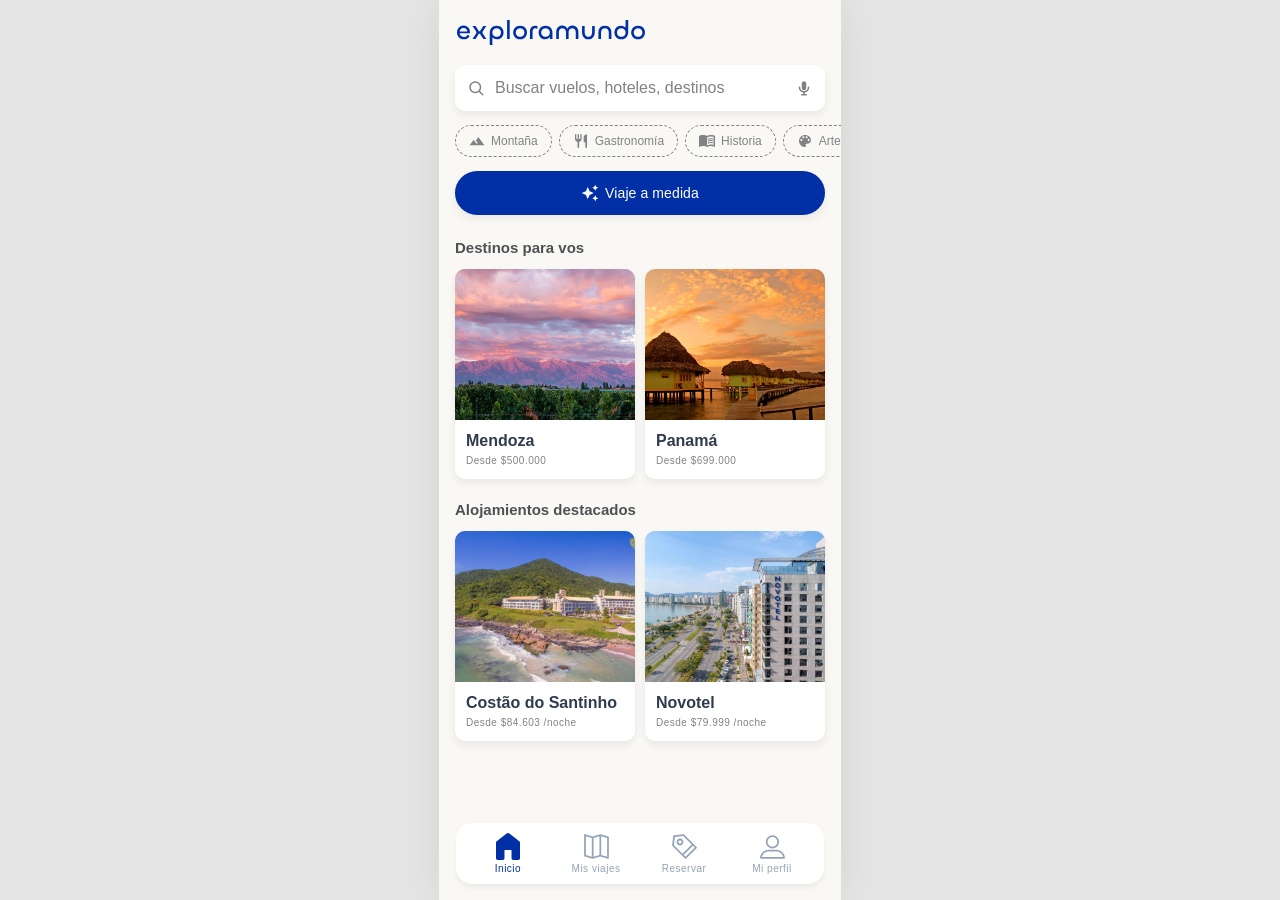
<file: index.html>
<!DOCTYPE html>
<html lang="es">
<head>
<meta charset="UTF-8">
<meta name="viewport" content="width=device-width, initial-scale=1, viewport-fit=cover">
<title>exploramundo</title>
<link rel="stylesheet" href="css/style.css">
</head>
<body>
<div class="app"></div>

<template id="tpl-explorar">

  <div class="explorar-sticky">
    <header class="topbar">
      <img class="logo" src="assets/icons/logo-exploramundo.svg" alt="exploramundo">
    </header>

    <div class="explorar-sticky-body">
      <form class="search-bar" role="search" id="search-form">
        <button type="submit" class="icon-btn" aria-label="Buscar">
          <svg viewBox="0 0 24 24" width="18" height="18" fill="none" stroke="currentColor" stroke-width="2" stroke-linecap="round"><circle cx="11" cy="11" r="7"/><line x1="21" y1="21" x2="16.65" y2="16.65"/></svg>
        </button>
        <input type="text" id="search-input" placeholder="Buscar vuelos, hoteles, destinos" autocomplete="off">
        <button type="button" class="icon-btn" id="mic-btn" aria-label="Buscar por voz">
          <svg viewBox="0 0 24 24" width="18" height="18" fill="currentColor"><path d="M12 15a3 3 0 0 0 3-3V6a3 3 0 0 0-6 0v6a3 3 0 0 0 3 3Z"/><path d="M19 11a1 1 0 0 0-2 0 5 5 0 0 1-10 0 1 1 0 0 0-2 0 7 7 0 0 0 6 6.93V20H9a1 1 0 0 0 0 2h6a1 1 0 0 0 0-2h-2v-2.07A7 7 0 0 0 19 11Z"/></svg>
        </button>
      </form>

      <nav class="chips-scroll" aria-label="Filtros de interés">
        <button class="chip" data-chip="montana">
          <img src="assets/icons/terrain.svg" alt="" class="chip-icon">
          <span>Montaña</span>
        </button>
        <button class="chip" data-chip="gastronomia">
          <img src="assets/icons/restaurant.svg" alt="" class="chip-icon">
          <span>Gastronomía</span>
        </button>
        <button class="chip" data-chip="historia">
          <img src="assets/icons/menu_book_group1.svg" alt="" class="chip-icon">
          <span>Historia</span>
        </button>
        <button class="chip" data-chip="arte">
          <img src="assets/icons/palette.svg" alt="" class="chip-icon">
          <span>Arte</span>
        </button>
        <button class="chip chip-plus" id="add-chip" aria-label="Agregar filtro">
          <span>+</span>
        </button>
      </nav>

      <button class="cta-button cta-button-solid" id="cta-viable">
        <img src="assets/icons/auto_awesome.svg" alt="" class="cta-icon">
        <span>Viaje a medida</span>
      </button>
    </div>
  </div>

  <main class="content">

    <section class="section">
      <h2 class="section-title">Destinos para vos</h2>
      <div class="card-grid">
        <a class="card" href="#">
          <div class="card-image">
            <img src="assets/images/mendoza.png" alt="Mendoza">
          </div>
          <div class="card-info">
            <h3 class="card-title">Mendoza</h3>
            <p class="card-price">Desde $500.000</p>
          </div>
        </a>
        <a class="card" href="#">
          <div class="card-image">
            <img src="assets/images/panama.png" alt="Panamá">
          </div>
          <div class="card-info">
            <h3 class="card-title">Panamá</h3>
            <p class="card-price">Desde $699.000</p>
          </div>
        </a>
      </div>
    </section>

    <section class="section">
      <h2 class="section-title">Alojamientos destacados</h2>
      <div class="card-grid">
        <a class="card" href="#">
          <div class="card-image">
            <img src="assets/images/costao-do-santinho.png" alt="Costão do Santinho">
          </div>
          <div class="card-info">
            <h3 class="card-title">Costão do Santinho</h3>
            <p class="card-price">Desde $84.603 /noche</p>
          </div>
        </a>
        <a class="card" href="#">
          <div class="card-image">
            <img src="assets/images/novotel.png" alt="Novotel">
          </div>
          <div class="card-info">
            <h3 class="card-title">Novotel</h3>
            <p class="card-price">Desde $79.999 /noche</p>
          </div>
        </a>
      </div>
    </section>

  </main>

  <nav class="tabbar" aria-label="Navegación principal">
    <a href="index.html" class="tab active" data-page="explorar">
      <img src="assets/icons/tabbar-indicator.svg" alt="" class="tab-icon">
      <span>Inicio</span>
    </a>
    <a href="mis-viajes.html" class="tab" data-page="mis-viajes">
      <img src="assets/icons/icon-map-active.svg" alt="" class="tab-icon">
      <span>Mis viajes</span>
    </a>
    <a href="#" class="tab" data-page="reservar">
      <img src="assets/icons/icon-tag.svg" alt="" class="tab-icon">
      <span>Reservar</span>
    </a>
    <a href="#" class="tab" data-page="mi-perfil">
      <img src="assets/icons/icon-user.svg" alt="" class="tab-icon">
      <span>Mi perfil</span>
    </a>
  </nav>

  <div class="toast" id="toast"></div>

  <div class="modal-overlay" id="viaje-modal" hidden>
    <div class="modal-panel" role="dialog" aria-modal="true" aria-labelledby="modal-title">
      <button class="modal-close" id="modal-close" aria-label="Cerrar">&times;</button>

      <header class="modal-header">
        <img src="assets/icons/auto_awesome-blue.svg" alt="" class="modal-header-icon">
        <h2 id="modal-title">Viaje a medida</h2>
      </header>

      <div class="accordion">
        <section class="accordion-section open" id="section-presupuesto">
          <button type="button" class="accordion-header" aria-expanded="true" aria-controls="body-presupuesto">
            <span class="accordion-title">
              <h3>Presupuesto disponible</h3>
              <span class="accordion-summary" id="summary-presupuesto">Sin definir</span>
            </span>
            <svg class="accordion-chevron" viewBox="0 0 12 8" fill="none"><path d="M1 1.5L6 6.5L11 1.5" stroke="currentColor" stroke-width="1.5" stroke-linecap="round" stroke-linejoin="round"/></svg>
          </button>
          <div class="accordion-body" id="body-presupuesto">
            <div class="accordion-body-inner">
              <div class="budget-box">
                <input type="text" inputmode="numeric" class="budget-value" id="budget-value" value="$0" aria-label="Presupuesto disponible">
                <input type="range" id="budget-slider" class="budget-slider" min="0" max="3000000" step="50000" value="0">
              </div>
            </div>
          </div>
        </section>

        <section class="accordion-section" id="section-fechas">
          <button type="button" class="accordion-header" aria-expanded="false" aria-controls="body-fechas">
            <span class="accordion-title">
              <h3>Fechas disponibles</h3>
              <span class="accordion-summary" id="summary-fechas">Sin definir</span>
            </span>
            <svg class="accordion-chevron" viewBox="0 0 12 8" fill="none"><path d="M1 1.5L6 6.5L11 1.5" stroke="currentColor" stroke-width="1.5" stroke-linecap="round" stroke-linejoin="round"/></svg>
          </button>
          <div class="accordion-body" id="body-fechas">
            <div class="accordion-body-inner">
              <div class="calendar-box">
                <div class="calendar-header">
                  <button type="button" class="calendar-nav" id="cal-prev" aria-label="Mes anterior">
                    <img src="assets/icons/chevron-left.svg" alt="">
                  </button>
                  <span class="calendar-month" id="cal-month">Octubre</span>
                  <button type="button" class="calendar-nav" id="cal-next" aria-label="Mes siguiente">
                    <img src="assets/icons/chevron-right.svg" alt="">
                  </button>
                </div>
                <div class="calendar-weekdays">
                  <span>D</span><span>L</span><span>M</span><span>M</span><span>J</span><span>V</span><span>S</span>
                </div>
                <div class="calendar-grid" id="cal-grid"></div>
              </div>
            </div>
          </div>
        </section>

        <section class="accordion-section" id="section-intereses">
          <button type="button" class="accordion-header" aria-expanded="false" aria-controls="body-intereses">
            <span class="accordion-title">
              <h3>Preferencias</h3>
            </span>
            <svg class="accordion-chevron" viewBox="0 0 12 8" fill="none"><path d="M1 1.5L6 6.5L11 1.5" stroke="currentColor" stroke-width="1.5" stroke-linecap="round" stroke-linejoin="round"/></svg>
          </button>
          <div class="accordion-body" id="body-intereses">
            <div class="accordion-body-inner">
              <div class="chips-scroll chips-grid" id="modal-chips">
                <button class="chip" data-chip="montana">
                  <img src="assets/icons/terrain.svg" alt="" class="chip-icon">
                  <span>Montaña</span>
                </button>
                <button class="chip" data-chip="historia">
                  <img src="assets/icons/menu_book_group1.svg" alt="" class="chip-icon">
                  <span>Historia</span>
                </button>
                <button class="chip" data-chip="arte">
                  <img src="assets/icons/palette.svg" alt="" class="chip-icon">
                  <span>Arte</span>
                </button>
                <button class="chip" data-chip="gastronomia">
                  <img src="assets/icons/restaurant.svg" alt="" class="chip-icon">
                  <span>Gastronomía</span>
                </button>
                <button class="chip chip-plus" id="modal-add-chip" aria-label="Agregar filtro">
                  <span>+</span>
                </button>
              </div>
            </div>
          </div>
        </section>
      </div>

      <button class="cta-button modal-submit" id="buscar-viaje-btn">
        <span>Buscar viaje</span>
      </button>
    </div>
  </div>

  <div class="loader-overlay" id="search-loader" hidden>
    <div class="loader-content">
      <svg class="loader-sparkle" viewBox="0 0 18 18" fill="none" aria-hidden="true" xmlns="http://www.w3.org/2000/svg">
        <path class="loader-sparkle-star loader-sparkle-star-1" d="M14.25 6.75L15.1875 4.6875L17.25 3.75L15.1875 2.8125L14.25 0.75L13.3125 2.8125L11.25 3.75L13.3125 4.6875L14.25 6.75Z" fill="currentColor"/>
        <path class="loader-sparkle-star loader-sparkle-star-2" d="M8.625 7.125L6.75 3L4.875 7.125L0.75 9L4.875 10.875L6.75 15L8.625 10.875L12.75 9L8.625 7.125Z" fill="currentColor"/>
        <path class="loader-sparkle-star loader-sparkle-star-3" d="M14.25 11.25L13.3125 13.3125L11.25 14.25L13.3125 15.1875L14.25 17.25L15.1875 15.1875L17.25 14.25L15.1875 13.3125L14.25 11.25Z" fill="currentColor"/>
      </svg>
      <p class="loader-text">Buscando tu viaje ideal...</p>
    </div>
  </div>

</template>

<template id="tpl-mis-viajes">

  <div class="mv-page">
    <header class="topbar">
      <img class="logo" src="assets/icons/logo-exploramundo.svg" alt="exploramundo">
    </header>

    <h1 class="mv-title">Mis viajes</h1>

    <div class="mv-segmented" role="tablist" aria-label="Filtro de viajes">
      <button type="button" class="mv-segment" data-segment="activos" role="tab" aria-selected="false">Activos</button>
      <button type="button" class="mv-segment" data-segment="pasados" role="tab" aria-selected="false">Pasados</button>
      <button type="button" class="mv-segment active" data-segment="guardados" role="tab" aria-selected="true">Guardados</button>
    </div>

    <div class="mv-body" id="mv-body">
      <div class="mv-panel" id="mv-panel-activos" hidden>
        <p class="mv-empty">Todavía no tenés viajes activos.</p>
      </div>

      <div class="mv-panel" id="mv-panel-pasados" hidden>
        <p class="mv-empty">Todavía no tenés viajes pasados.</p>
      </div>

      <div class="mv-panel" id="mv-panel-guardados">
        <div id="mv-list-guardados"></div>
        <p class="mv-empty" id="mv-empty-guardados" hidden>Todavía no guardaste ningún viaje. Cuando encuentres uno que te guste, tocá "Guardar Viaje".</p>
      </div>
    </div>
  </div>

  <nav class="tabbar" aria-label="Navegación principal">
    <a href="index.html" class="tab" data-page="explorar">
      <img src="assets/icons/icon-explorar-inactive.svg" alt="" class="tab-icon">
      <span>Inicio</span>
    </a>
    <a href="mis-viajes.html" class="tab active" data-page="mis-viajes">
      <img src="assets/icons/icon-map-active-blue.svg" alt="" class="tab-icon">
      <span>Mis viajes</span>
    </a>
    <a href="#" class="tab" data-page="reservar">
      <img src="assets/icons/icon-tag.svg" alt="" class="tab-icon">
      <span>Reservar</span>
    </a>
    <a href="#" class="tab" data-page="mi-perfil">
      <img src="assets/icons/icon-user.svg" alt="" class="tab-icon">
      <span>Mi perfil</span>
    </a>
  </nav>

  <div class="toast" id="toast"></div>

  <div class="mv-confirm-overlay" id="mv-confirm-overlay" hidden>
    <div class="mv-confirm-card" role="alertdialog" aria-modal="true" aria-labelledby="mv-confirm-title">
      <p class="mv-confirm-title" id="mv-confirm-title">¿Eliminar viaje guardado?</p>
      <div class="mv-confirm-actions">
        <button type="button" class="mv-confirm-btn" id="mv-confirm-cancel">Cancelar</button>
        <button type="button" class="mv-confirm-btn mv-confirm-btn-destructive" id="mv-confirm-delete">Eliminar</button>
      </div>
    </div>
  </div>

</template>

<template id="tpl-otras-opciones">

  <div class="oo-page">
    <header class="reco-header">
      <button type="button" class="back-btn" id="back-btn" aria-label="Volver">
        <img src="assets/icons/back-arrow.svg" alt="">
      </button>
      <h1 class="reco-header-title">Otras opciones</h1>
    </header>

    <p class="oo-description" id="oo-description">Los destinos más cercanos al Viaje Recomendado, con flexibilidad en presupuesto y fechas disponibles.</p>

    <div class="oo-body" id="oo-body"></div>
  </div>

  <nav class="tabbar" aria-label="Navegación principal">
    <a href="index.html" class="tab active" data-page="explorar">
      <img src="assets/icons/tabbar-indicator.svg" alt="" class="tab-icon">
      <span>Inicio</span>
    </a>
    <a href="mis-viajes.html" class="tab" data-page="mis-viajes">
      <img src="assets/icons/icon-map-active.svg" alt="" class="tab-icon">
      <span>Mis viajes</span>
    </a>
    <a href="#" class="tab" data-page="reservar">
      <img src="assets/icons/icon-tag.svg" alt="" class="tab-icon">
      <span>Reservar</span>
    </a>
    <a href="#" class="tab" data-page="mi-perfil">
      <img src="assets/icons/icon-user.svg" alt="" class="tab-icon">
      <span>Mi perfil</span>
    </a>
  </nav>

  <div class="toast" id="toast"></div>

</template>

<template id="tpl-viaje-detalle">

  <div class="detalle-sticky">
    <header class="reco-header">
      <button type="button" class="back-btn" id="back-btn" aria-label="Volver">
        <img src="assets/icons/back-arrow.svg" alt="">
      </button>
      <h1 class="reco-header-title">Detalle del viaje</h1>
    </header>

    <div class="detalle-sticky-body">
      <h2 class="reco-destination" id="detalle-destination">—</h2>

      <p class="price-label">Anticipá el precio final</p>

      <div class="price-card">
        <div class="price-row">
          <div class="price-current-group">
            <span class="price-current-label">COSTO TOTAL</span>
            <span class="price-current" id="price-current">$0</span>
          </div>
          <div class="price-max-group">
            <span class="price-max-label-row">
              <span class="price-max-label">TU PRESUPUESTO</span>
              <span class="price-max-extra" id="price-max-extra" hidden></span>
            </span>
            <span class="price-max" id="price-max">$0</span>
          </div>
        </div>
        <div class="price-track">
          <div class="price-fill" id="price-fill"></div>
        </div>
      </div>

      <hr class="reco-divider">
    </div>
  </div>

  <main class="content reco-content detalle-content">

    <h3 class="section-subtitle">Lo esencial</h3>

    <div class="esencial-card">
      <button type="button" class="esencial-refresh" id="refresh-vuelo" aria-label="Cambiar opción de vuelo">
        <img src="assets/icons/refresh-arrows.svg" alt="">
      </button>

      <div class="esencial-row" id="row-ida">
        <div class="esencial-info">
          <div class="esencial-label">
            <img src="assets/icons/plane-group1.svg" class="esencial-icon esencial-icon-ida" alt="">
            <span>VUELO DE IDA</span>
          </div>
          <p class="esencial-title" id="ida-fecha">—</p>
          <p class="esencial-hora" id="ida-hora">—</p>
          <p class="esencial-sub esencial-sub-small" id="ida-aerolinea">—</p>
          <div class="esencial-detail-row">
            <p class="esencial-detail" id="ida-ruta">—</p>
            <img src="assets/icons/icons-briefcase.svg" class="esencial-extra-icon" alt="Equipaje de mano">
          </div>
        </div>
        <button type="button" class="price-pill price-pill-fixed selected" id="ida-precio">
          <svg class="price-pill-icon price-pill-icon-check" viewBox="0 0 24 24" fill="none" aria-hidden="true"><path d="M5 12.5L9.5 17L19 6" stroke="currentColor" stroke-width="3" stroke-linecap="round" stroke-linejoin="round"/></svg>
          <svg class="price-pill-icon price-pill-icon-plus" viewBox="0 0 24 24" fill="none" aria-hidden="true"><path d="M12 5V19M5 12H19" stroke="currentColor" stroke-width="3" stroke-linecap="round"/></svg>
          <span class="price-pill-amount">$0</span>
        </button>
      </div>

      <hr class="esencial-sep">

      <div class="esencial-row" id="row-vuelta">
        <div class="esencial-info">
          <div class="esencial-label">
            <img src="assets/icons/plane-group1.svg" class="esencial-icon esencial-icon-vuelta" alt="">
            <span>VUELO DE VUELTA</span>
          </div>
          <p class="esencial-title" id="vuelta-fecha">—</p>
          <p class="esencial-hora" id="vuelta-hora">—</p>
          <p class="esencial-sub esencial-sub-small" id="vuelta-aerolinea">—</p>
          <div class="esencial-detail-row">
            <p class="esencial-detail" id="vuelta-ruta">—</p>
            <img src="assets/icons/icons-briefcase.svg" class="esencial-extra-icon" alt="Equipaje de mano">
          </div>
        </div>
        <button type="button" class="price-pill price-pill-fixed selected" id="vuelta-precio">
          <svg class="price-pill-icon price-pill-icon-check" viewBox="0 0 24 24" fill="none" aria-hidden="true"><path d="M5 12.5L9.5 17L19 6" stroke="currentColor" stroke-width="3" stroke-linecap="round" stroke-linejoin="round"/></svg>
          <svg class="price-pill-icon price-pill-icon-plus" viewBox="0 0 24 24" fill="none" aria-hidden="true"><path d="M12 5V19M5 12H19" stroke="currentColor" stroke-width="3" stroke-linecap="round"/></svg>
          <span class="price-pill-amount">$0</span>
        </button>
      </div>
    </div>

    <div class="esencial-card">
      <button type="button" class="esencial-refresh" id="refresh-hotel" aria-label="Cambiar alojamiento">
        <img src="assets/icons/refresh-arrows.svg" alt="">
      </button>

      <div class="esencial-label">
        <img src="assets/icons/house-key.svg" class="esencial-icon" alt="">
        <span>ALOJAMIENTO</span>
      </div>

      <div class="esencial-photo">
        <img id="hotel-photo-img" src="" alt="">
      </div>

      <div class="esencial-row" id="row-hotel">
        <div class="esencial-info">
          <p class="esencial-title" id="hotel-nombre">—</p>
          <p class="esencial-sub" id="hotel-habitacion">—</p>
          <p class="esencial-sub esencial-sub-small" id="hotel-capacidad">—</p>
          <div class="esencial-detail-row">
            <p class="esencial-detail" id="hotel-distancia">—</p>
            <img src="assets/icons/local-cafe.svg" class="esencial-extra-icon" id="detalle-aloj-desayuno" alt="Desayuno incluido">
          </div>
        </div>
        <button type="button" class="price-pill price-pill-fixed selected" id="hotel-precio">
          <svg class="price-pill-icon price-pill-icon-check" viewBox="0 0 24 24" fill="none" aria-hidden="true"><path d="M5 12.5L9.5 17L19 6" stroke="currentColor" stroke-width="3" stroke-linecap="round" stroke-linejoin="round"/></svg>
          <svg class="price-pill-icon price-pill-icon-plus" viewBox="0 0 24 24" fill="none" aria-hidden="true"><path d="M12 5V19M5 12H19" stroke="currentColor" stroke-width="3" stroke-linecap="round"/></svg>
          <span class="price-pill-amount">$0</span>
        </button>
      </div>
    </div>

    <h3 class="section-subtitle">Lo más compartido</h3>

    <div class="shared-card">
      <div class="shared-header">
        <img src="assets/icons/trending-up.svg" class="shared-header-icon" alt="">
        <span>ACTIVIDADES</span>
      </div>
      <div class="shared-scroll" id="actividades-scroll"></div>
    </div>

  </main>

  <button type="button" class="cta-button cta-button-solid detalle-guardar" id="guardar-viaje-btn">
    <span>Guardar Viaje</span>
  </button>

  <div class="toast" id="toast"></div>

  <div class="saved-overlay" id="saved-overlay" hidden>
    <div class="saved-card" role="dialog" aria-modal="true" aria-labelledby="saved-title">
      <div class="saved-check">
        <svg viewBox="0 0 55 55" width="55" height="55" aria-hidden="true">
          <circle cx="27.5" cy="27.5" r="27.5" fill="#002fa6"/>
          <path id="saved-check-path" d="M15.5 28.5L23 36.5L39.5 18.5" fill="none" stroke="#ffffff" stroke-width="3" stroke-linecap="round" stroke-linejoin="round"/>
        </svg>
      </div>
      <p class="saved-title" id="saved-title">Tu viaje fue guardado</p>
      <button type="button" class="saved-btn saved-btn-primary" id="saved-ver-viaje">Ver viaje</button>
      <button type="button" class="saved-btn saved-btn-secondary" id="saved-volver-inicio">Volver al inicio</button>
    </div>
  </div>

</template>

<template id="tpl-viaje-recomendado">

  <div class="reco-page">

    <header class="reco-header">
      <button type="button" class="back-btn" id="back-btn" aria-label="Volver">
        <img src="assets/icons/back-arrow.svg" alt="">
      </button>
      <h1 class="reco-header-title">Viaje Recomendado</h1>
    </header>

    <main class="content reco-content">

      <h2 class="reco-destination" id="reco-destination">—</h2>

      <div class="reco-stats">
        <div class="reco-stat">
          <span class="reco-stat-label">COSTO TOTAL</span>
          <span class="reco-stat-value" id="reco-costo">$0</span>
        </div>
        <div class="reco-stat">
          <span class="reco-stat-label">DÍAS</span>
          <span class="reco-stat-value" id="reco-dias">0</span>
        </div>
        <div class="reco-stat">
          <span class="reco-stat-label">PREFERENCIAS</span>
          <div class="reco-interest-icons" id="reco-intereses"></div>
        </div>
      </div>

      <hr class="reco-divider reco-divider-tight">

      <div class="carousel" id="carousel" aria-label="Fotos de la comunidad"></div>

      <div class="reco-cards">
        <div class="reco-card">
          <div class="reco-card-header">
            <img src="assets/icons/plane-group1.svg" class="reco-card-icon" alt="">
            <span class="reco-card-label">VUELO</span>
          </div>
          <p class="reco-card-title" id="reco-vuelo-fecha">—</p>
          <p class="reco-card-sub" id="reco-vuelo-aerolinea">—</p>
          <div class="reco-card-detail">
            <img src="assets/icons/icons-briefcase.svg" alt="">
            <span>Equipaje de mano</span>
          </div>
        </div>
        <div class="reco-card">
          <div class="reco-card-header">
            <img src="assets/icons/house-key.svg" class="reco-card-icon" alt="">
            <span class="reco-card-label">ALOJAMIENTO</span>
          </div>
          <p class="reco-card-title" id="reco-aloj-nombre">—</p>
          <p class="reco-card-sub" id="reco-aloj-habitacion">—</p>
          <div class="reco-card-detail" id="reco-aloj-desayuno">
            <img src="assets/icons/local-cafe.svg" alt="">
            <span>Desayuno incluido</span>
          </div>
        </div>
      </div>

      <div class="reco-actions">
        <button type="button" class="cta-button reco-btn-interesa" id="me-interesa-btn"><span>Me interesa</span></button>
        <button type="button" class="cta-button reco-btn-otras" id="otras-opciones-btn"><span>Otras opciones</span></button>
      </div>

    </main>

  </div>

  <div class="toast" id="toast"></div>

</template>

<script src="js/common.js"></script>
<script src="js/data.js"></script>
<script src="js/router.js"></script>
<script src="js/script.js"></script>
<script src="js/mis-viajes.js"></script>
<script src="js/otras-opciones.js"></script>
<script src="js/recomendado.js"></script>
<script src="js/detalle.js"></script>
</body>
</html>
</file>
<file: css/style.css>
:root {
  --natural-light: #f9f8f5;
  --white: #ffffff;
  --grey-01: #c5c6ca;
  --grey-02: #818284;
  --grey-03: #4f5054;
  --grey-inactive: #94a3b8;
  --blue: #002fa6;
  --navy: #2f3b4e;
  --shadow-light: 0 4px 8px rgba(0, 0, 0, 0.07);
  --shadow-soft: 0 4px 4px rgba(0, 0, 0, 0.05);

  --font-display: -apple-system, BlinkMacSystemFont, "SF Pro Display", "Segoe UI", Roboto, Helvetica, Arial, sans-serif;
  --font-rounded: -apple-system, BlinkMacSystemFont, "SF Pro Rounded", "SF Pro Display", "Segoe UI", Roboto, Helvetica, Arial, sans-serif;
}

* {
  box-sizing: border-box;
}

html, body {
  margin: 0;
  padding: 0;
}

body {
  background: #e5e5e5;
  font-family: var(--font-display);
  -webkit-font-smoothing: antialiased;
  -webkit-tap-highlight-color: transparent;
}

.app {
  max-width: 402px;
  margin: 0 auto;
  min-height: 100vh;
  min-height: 100dvh;
  background: var(--natural-light);
  position: relative;
  box-shadow: 0 0 40px rgba(0, 0, 0, 0.08);
  opacity: 0;
  transform: translateY(14px) scale(0.985);
  transition: opacity 0.46s cubic-bezier(0.22, 0.61, 0.36, 1), transform 0.46s cubic-bezier(0.22, 0.61, 0.36, 1);
}

/* Salida más lenta y pausada: usada al pasar del loader de búsqueda a Viaje
   Recomendado, donde el cambio de pantalla pesa más que una navegación común. */
.app.page-fade-slow {
  transition-duration: 0.9s;
}

.app.page-visible {
  opacity: 1;
  /* "none" (no translateY(0) scale(1)): cualquier transform, aunque sea
     la identidad, convierte a .app en el contenedor de referencia para
     los elementos position:fixed (tabbar, botones, overlays), y como
     .app mide lo mismo que el contenido (no el viewport), quedarían mal
     ubicados o fuera de vista en vez de fijos a la pantalla. */
  transform: none;
}

img {
  display: block;
  max-width: 100%;
}

a {
  text-decoration: none;
  color: inherit;
}

button {
  font-family: inherit;
  background: none;
  border: none;
  padding: 0;
  cursor: pointer;
}

/* Topbar */

.topbar {
  position: sticky;
  top: 0;
  z-index: 40;
  background: var(--natural-light);
  padding: calc(20px + env(safe-area-inset-top)) 18px 8px;
}

.logo {
  height: 25px;
  width: auto;
}

/* Explorar: el logo, el buscador, los filtros y "Viaje más viable" quedan
   fijos arriba como un solo bloque; solo los resultados/destinos de más
   abajo scrollean por detrás. */
.explorar-sticky {
  position: sticky;
  top: 0;
  z-index: 40;
  background: var(--natural-light);
}

.explorar-sticky-body {
  padding: 0 16px;
}

/* Content */

.content {
  padding: 0 16px calc(110px + env(safe-area-inset-bottom));
}

/* Search bar */

.search-bar {
  display: flex;
  align-items: center;
  gap: 8px;
  background: var(--white);
  border-radius: 10px;
  box-shadow: var(--shadow-light);
  padding: 13px 12px;
  margin-top: 12px;
}

.search-bar .icon-btn {
  display: flex;
  align-items: center;
  justify-content: center;
  color: var(--grey-02);
  flex-shrink: 0;
}

.search-bar input {
  flex: 1;
  min-width: 0;
  border: none;
  outline: none;
  background: transparent;
  font-size: 16px;
  font-family: var(--font-display);
  color: var(--navy);
}

.search-bar input::placeholder {
  color: var(--grey-02);
}

/* Filter chips */

.chips-scroll {
  display: flex;
  gap: 7px;
  overflow-x: auto;
  padding: 14px 0;
  margin: 0 -16px;
  padding-left: 16px;
  padding-right: 16px;
  scrollbar-width: none;
}

.chips-scroll::-webkit-scrollbar {
  display: none;
}

.chip {
  display: flex;
  align-items: center;
  gap: 6px;
  flex-shrink: 0;
  border: 0.8px dashed var(--grey-02);
  border-radius: 9999px;
  padding: 7px 13px;
  color: var(--grey-02);
  font-size: 12px;
  line-height: 16px;
  white-space: nowrap;
  transition: border-color 0.15s, color 0.15s, background 0.15s;
}

.chip-icon {
  width: 16px;
  height: 16px;
  object-fit: contain;
}

.chip.active {
  border: 0.8px solid var(--blue);
  color: var(--blue);
  background: rgba(0, 47, 166, 0.06);
}

/* brightness(0) satura(100%) colapsa el ícono (sea cual sea su color de
   origen) a negro puro; la cadena siguiente está calculada para llevar
   ese negro exactamente a var(--blue) #002fa6, siempre el mismo tono. */
.chip.active .chip-icon {
  filter: brightness(0) saturate(100%) invert(25%) sepia(94%) saturate(390%) hue-rotate(185deg) brightness(105%) contrast(171%);
}

.chip-plus {
  width: 40px;
  justify-content: center;
  font-size: 14px;
}

/* CTA */

.cta-button {
  display: flex;
  align-items: center;
  justify-content: center;
  gap: 6px;
  width: 100%;
  height: 44px;
  border: 1.3px solid var(--blue);
  background: rgba(0, 47, 166, 0.15);
  color: var(--blue);
  border-radius: 39px;
  box-shadow: var(--shadow-light);
  font-family: var(--font-display);
  font-size: 14px;
  font-weight: 500;
  letter-spacing: 0.1px;
  margin-bottom: 24px;
}

/* Los dos únicos CTA que se quedan con el relleno azul sólido: "Viaje a
   medida" y "Guardar viaje". El resto de los cta-button pasan a borde azul
   con relleno blanco, como el "Ver más" de Otras opciones. */
.cta-button-solid {
  border: none;
  background: var(--blue);
  color: var(--white);
}

.cta-icon {
  width: 18px;
  height: 18px;
}

/* Sections */

.section {
  margin-bottom: 22px;
}

.section-title {
  font-family: var(--font-display);
  font-weight: 600;
  font-size: 15px;
  line-height: 18px;
  color: var(--grey-03);
  margin: 0 0 12px;
}

.section-title span {
  color: var(--grey-02);
  font-weight: 400;
}

.card-grid {
  display: grid;
  grid-template-columns: 1fr 1fr;
  gap: 10px;
}

.card {
  display: block;
  background: var(--white);
  border-radius: 10px;
  box-shadow: var(--shadow-light);
  overflow: hidden;
}

.card-image {
  width: 100%;
  aspect-ratio: 179 / 150;
  background: var(--grey-01);
  overflow: hidden;
}

.card-image img {
  width: 100%;
  height: 100%;
  object-fit: cover;
}

.card-info {
  padding: 10px 11px 11px;
}

.card-title {
  font-family: var(--font-display);
  font-weight: 700;
  font-size: 16px;
  line-height: 22px;
  letter-spacing: 0;
  color: var(--navy);
  margin: 0;
  white-space: nowrap;
  overflow: hidden;
  text-overflow: ellipsis;
}

.card-price {
  font-family: var(--font-rounded);
  font-size: 10px;
  line-height: 14px;
  letter-spacing: 0.5px;
  color: var(--grey-02);
  margin: 2px 0 0;
}

/* Tab bar */

.tabbar {
  position: fixed;
  left: 50%;
  transform: translateX(-50%);
  bottom: calc(16px + env(safe-area-inset-bottom));
  width: calc(100% - 32px);
  max-width: 368px;
  background: var(--white);
  border-radius: 16px;
  box-shadow: var(--shadow-soft);
  display: flex;
  justify-content: space-around;
  align-items: center;
  padding: 10px 8px 8px;
}

.tab {
  display: flex;
  flex-direction: column;
  align-items: center;
  gap: 2px;
  flex: 1;
  color: var(--grey-inactive);
  transition: color 0.2s ease, transform 0.2s cubic-bezier(0.34, 1.56, 0.64, 1);
}

.tab:active {
  transform: scale(0.9);
}

.tab-icon {
  width: 27px;
  height: 27px;
  object-fit: contain;
}

.tab span {
  font-family: var(--font-rounded);
  font-size: 10px;
  letter-spacing: 0.5px;
  line-height: 14px;
}

.tab.active {
  color: var(--blue);
}

/* Toast */

.toast {
  position: fixed;
  left: 50%;
  bottom: calc(92px + env(safe-area-inset-bottom));
  transform: translateX(-50%) translateY(20px);
  background: var(--navy);
  color: var(--white);
  padding: 10px 18px;
  border-radius: 10px;
  font-size: 13px;
  opacity: 0;
  pointer-events: none;
  transition: opacity 0.2s, transform 0.2s;
  z-index: 200;
  max-width: min(90vw, 340px);
  text-align: center;
  line-height: 1.4;
}

.toast.show {
  opacity: 1;
  transform: translateX(-50%) translateY(0);
}

/* Modal: Viaje más viable */

.modal-overlay {
  position: fixed;
  top: 0;
  bottom: 0;
  left: 50%;
  width: 100%;
  max-width: 402px;
  transform: translateX(-50%);
  background: rgba(20, 22, 30, 0);
  display: flex;
  align-items: center;
  justify-content: center;
  padding: max(20px, env(safe-area-inset-top)) max(16px, env(safe-area-inset-right)) max(20px, env(safe-area-inset-bottom)) max(16px, env(safe-area-inset-left));
  z-index: 100;
  transition: background 0.4s cubic-bezier(0.22, 0.61, 0.36, 1);
}

.modal-overlay[hidden] {
  display: none;
}

.modal-overlay.open {
  background: rgba(20, 22, 30, 0.5);
}

.modal-panel {
  position: relative;
  width: 100%;
  max-width: 380px;
  max-height: 90vh;
  max-height: 90dvh;
  overflow-y: auto;
  background: var(--natural-light);
  border-radius: 25px;
  box-shadow: 0 4px 24px rgba(0, 0, 0, 0.2);
  padding: 22px 18px 18px;
  -webkit-overflow-scrolling: touch;
  opacity: 0;
  transform: translateY(14px) scale(0.97);
  transition: opacity 0.4s cubic-bezier(0.22, 0.61, 0.36, 1), transform 0.4s cubic-bezier(0.22, 0.61, 0.36, 1);
}

.modal-overlay.open .modal-panel {
  opacity: 1;
  transform: translateY(0) scale(1);
}

.modal-close {
  position: absolute;
  top: 10px;
  right: 18px;
  font-size: 22px;
  line-height: 1;
  color: var(--grey-02);
}

.modal-header {
  display: flex;
  align-items: center;
  gap: 10px;
  margin-bottom: 20px;
}

.modal-header-icon {
  width: 26px;
  height: 26px;
}

.modal-header h2 {
  margin: 0;
  font-family: var(--font-display);
  font-weight: 400;
  font-size: 21px;
  color: var(--blue);
}

/* Accordion */

.accordion {
  display: flex;
  flex-direction: column;
  gap: 10px;
  margin-bottom: 18px;
}

.accordion-section {
  background: var(--white);
  border-radius: 16px;
  box-shadow: var(--shadow-light);
}

.accordion-header {
  width: 100%;
  display: flex;
  align-items: center;
  justify-content: space-between;
  gap: 10px;
  padding: 14px 16px;
  text-align: left;
}

.accordion-title {
  display: flex;
  flex-direction: column;
  gap: 3px;
  min-width: 0;
}

.accordion-title h3 {
  margin: 0;
  font-family: var(--font-display);
  font-weight: 400;
  font-size: 15px;
  color: #272727;
}

.accordion-summary {
  font-family: var(--font-display);
  font-size: 12px;
  color: var(--grey-02);
  white-space: nowrap;
  overflow: hidden;
  text-overflow: ellipsis;
}

/* El resumen de presupuesto es persistente como el resto (mismo gris por
   default); mientras dura el aviso de "Mínimo recomendado" pasa a azul con
   una transición suave en vez de cambiar de golpe. */
#summary-presupuesto {
  transition: color 0.3s ease;
}

#summary-presupuesto.aviso-minimo {
  color: var(--blue);
}

.accordion-chevron {
  flex-shrink: 0;
  width: 12px;
  height: 12px;
  color: var(--grey-02);
  transition: transform 0.25s ease;
}

.accordion-section.open .accordion-chevron {
  transform: rotate(180deg);
}

.accordion-body {
  display: grid;
  grid-template-rows: 0fr;
  transition: grid-template-rows 0.3s ease;
}

/* El calendario es ~4x más alto que el slider de presupuesto: a los mismos
   0.3s recorre mucha más distancia y se siente más brusco al abrir/cerrar
   aunque dure lo mismo. Alargamos la transición acá para que la velocidad
   (no la duración) se sienta pareja con el resto de las solapas. */
#section-fechas .accordion-body {
  transition-duration: 1s;
}

.accordion-section.open .accordion-body {
  grid-template-rows: 1fr;
}

.accordion-body-inner {
  overflow: hidden;
  padding: 0 16px;
}

.accordion-section.open .accordion-body-inner {
  padding: 0 16px 16px;
}

/* Budget slider */

.budget-box {
  padding: 4px 0 6px;
}

.budget-value {
  display: block;
  width: 100%;
  border: none;
  background: transparent;
  outline: none;
  padding: 0;
  appearance: none;
  text-align: center;
  font-family: var(--font-display);
  font-size: 21px;
  color: var(--grey-03);
  letter-spacing: 0.1px;
  margin-bottom: 10px;
  transition: color 0.3s ease, background-color 0.15s ease;
}

/* Da la pista de que es editable (además del teclado numérico que ya
   dispara al tocarlo en mobile): un resalte sutil mientras está enfocado. */
.budget-value:focus {
  background-color: rgba(0, 47, 166, 0.06);
  border-radius: 8px;
}

.budget-value.sobre-minimo {
  color: var(--blue);
}

.budget-slider {
  -webkit-appearance: none;
  appearance: none;
  width: 100%;
  height: 4px;
  border-radius: 10px;
  background: linear-gradient(to right, var(--grey-inactive) 0%, var(--grey-inactive) 0%, var(--natural-light) 0%, var(--natural-light) 100%);
  outline: none;
}

.budget-slider::-webkit-slider-thumb {
  -webkit-appearance: none;
  appearance: none;
  width: 22px;
  height: 22px;
  border-radius: 50%;
  background: var(--grey-inactive);
  box-shadow: 0 4px 6px rgba(0, 0, 0, 0.15);
  cursor: pointer;
  border: none;
}

.budget-slider::-moz-range-thumb {
  width: 22px;
  height: 22px;
  border-radius: 50%;
  background: var(--grey-inactive);
  box-shadow: 0 4px 6px rgba(0, 0, 0, 0.15);
  cursor: pointer;
  border: none;
}

.budget-slider::-moz-range-track {
  height: 4px;
  border-radius: 10px;
  background: transparent;
}

/* Calendar */

.calendar-box {
  padding: 4px 0 2px;
}

.calendar-header {
  display: flex;
  align-items: center;
  justify-content: space-between;
  margin-bottom: 10px;
}

.calendar-nav {
  width: 17px;
  height: 17px;
  display: flex;
  align-items: center;
  justify-content: center;
  border-radius: 4px;
}

.calendar-nav:hover {
  background: var(--natural-light);
}

.calendar-month {
  font-family: var(--font-display);
  font-weight: 500;
  font-size: 15px;
  color: var(--grey-01);
  letter-spacing: 0.1px;
}

.calendar-weekdays {
  display: grid;
  grid-template-columns: repeat(7, 1fr);
  text-align: center;
  margin-bottom: 4px;
}

.calendar-weekdays span {
  font-family: var(--font-rounded);
  font-size: 10px;
  color: var(--grey-02);
}

.calendar-grid {
  display: grid;
  grid-template-columns: repeat(7, 1fr);
  gap: 4px;
}

.calendar-day {
  aspect-ratio: 1;
  display: flex;
  align-items: center;
  justify-content: center;
  border-radius: 9999px;
  font-family: var(--font-rounded);
  font-size: 11px;
  color: var(--navy);
  letter-spacing: 0.5px;
}

.calendar-day.empty {
  visibility: hidden;
}

.calendar-day.selected {
  background: var(--blue);
  color: var(--white);
  box-shadow: 0 1px 2px rgba(0, 0, 0, 0.15);
}

/* Interests grid inside modal */

/* Cada chip mide lo que ocupa su propio contenido (no una columna pareja),
   con el mismo padding interno para todos; se acomodan solos en filas. */
.chips-grid {
  display: flex;
  flex-wrap: wrap;
  gap: 8px 7px;
  overflow: visible;
  margin: 0;
  padding: 4px 0 2px;
}

/* "¿Ya tenés algo en mente?" field */

.mente-field {
  display: flex;
  align-items: center;
  gap: 8px;
  background: var(--natural-light);
  border-radius: 10px;
  padding: 12px 14px;
  margin: 4px 0 2px;
}

.attach-btn {
  flex-shrink: 0;
  display: flex;
  transform: rotate(-45deg);
}

.mente-field input[type="text"] {
  flex: 1;
  min-width: 0;
  border: none;
  outline: none;
  background: transparent;
  font-size: 14px;
  font-family: var(--font-display);
  color: var(--navy);
}

.mente-field input[type="text"]::placeholder {
  color: var(--grey-01);
}

.modal-submit {
  width: 100%;
}

/* ===== Pantalla: Viaje Recomendado ===== */

/* Viaje Recomendado: la pantalla entera (header + feed + cards + botones +
   tabbar) debe entrar sin scroll vertical. Todo mantiene su tamaño natural;
   solo el carrusel de fotos se achica lo necesario para ceder el espacio
   que falte (ver .carousel / .carousel-ring más abajo). */
.reco-page {
  display: flex;
  flex-direction: column;
  height: 100vh;
  height: 100dvh;
  overflow: hidden;
}

.reco-header {
  position: sticky;
  top: 0;
  z-index: 40;
  flex-shrink: 0;
  background: var(--natural-light);
  display: flex;
  align-items: center;
  gap: 6px;
  padding: calc(20px + env(safe-area-inset-top)) 16px 8px;
}

.back-btn {
  width: auto;
  height: 24px;
  display: flex;
  align-items: center;
  justify-content: flex-start;
  flex-shrink: 0;
}

.back-btn img {
  width: auto;
  height: 19px;
  transform: scaleX(-1);
}

.reco-header-title {
  margin: 0;
  font-family: var(--font-display);
  font-weight: 400;
  font-size: 21px;
  line-height: 1;
  color: var(--blue);
}

.reco-content {
  display: flex;
  flex-direction: column;
  flex: 1;
  min-height: 0;
  padding-top: 16px;
  /* Ya no hay tabbar en esta pantalla (queda la flecha de volver del header):
     justo lo necesario para no tapar los botones fijos (bottom:16px + su
     alto de 44px) más un margen chico de respiro; el resto de ese espacio
     se lo devolvemos al feed, que es el que crece con flex. */
  padding-bottom: calc(60px + env(safe-area-inset-bottom));
}

.reco-destination {
  flex-shrink: 0;
  margin: 8px 0 16px;
  font-family: var(--font-rounded);
  font-weight: 600;
  font-size: 21px;
  color: #272727;
  letter-spacing: 0.1px;
}

.reco-stats {
  flex-shrink: 0;
  display: flex;
  align-items: flex-start;
  gap: 40px;
  margin-bottom: 14px;
}

.reco-stat {
  display: flex;
  flex-direction: column;
  gap: 9px;
}

.reco-stat-label {
  font-family: var(--font-rounded);
  font-size: 10px;
  letter-spacing: 0.5px;
  color: var(--grey-02);
}

.reco-stat-value {
  font-family: var(--font-display);
  font-size: 21px;
  color: var(--grey-03);
  letter-spacing: 0.1px;
}

.reco-interest-icons {
  display: flex;
  gap: 2px;
}

.reco-interest-icon {
  width: 24px;
  height: 24px;
  display: flex;
  align-items: center;
  justify-content: center;
  flex-shrink: 0;
}

.reco-interest-icon img {
  width: 15px;
  height: 15px;
}

.reco-interest-icon img[alt="arte"] {
  width: 16px;
  height: 16px;
}

.reco-divider {
  flex-shrink: 0;
  border: none;
  border-top: 1px solid var(--grey-01);
  margin: 0 0 16px;
}

/* Un poco menos de aire antes del carrusel de fotos, para darle ese espacio
   de vuelta a las imágenes (el carrusel crece con flex y ocupa lo que se
   le libere). */
.reco-divider-tight {
  margin-bottom: 13px;
}

/* Carrusel de fotos: pila apilada por profundidad (sin inclinación), con la
   foto del frente destacada y el resto detrás, asomando apenas a los costados;
   medidas tomadas 1:1 del diseño de Figma (el frame del diseño mide 402px,
   igual que nuestro ancho de app). Es el único bloque que cede espacio: en
   pantallas bajas su altura se achica (flex-shrink) y .carousel-ring escala
   todo el contenido (fotos, offsets, badges) en la misma proporción, para que
   se achique de forma pareja en vez de recortarse. El factor de escala lo
   calcula recomendado.js midiendo la altura real del carrusel (--carousel-scale)
   — no usamos container query units acá porque en algunos navegadores de
   celular no se aplican a tiempo y las fotos quedaban recortadas arriba/abajo.
   En pantallas con espacio de sobra queda en su tamaño 1:1. */

.carousel {
  position: relative;
  flex: 1 1 406px;
  max-height: 406px;
  min-height: 160px;
  margin: 0 -16px 17px;
  overflow: hidden;
  touch-action: pan-y;
  cursor: grab;
  user-select: none;
  -webkit-user-select: none;
}

.carousel:active {
  cursor: grabbing;
}

.carousel-ring {
  position: absolute;
  top: 50%;
  left: 50%;
  width: 0;
  height: 0;
  transform: scale(var(--carousel-scale, 1));
}

.carousel-slide {
  position: absolute;
  top: 0;
  left: 0;
  width: 225px;
  height: 363px;
  margin-top: -181.5px;
  margin-left: -112.5px;
  border-radius: 12px;
  overflow: hidden;
  cursor: pointer;
  background: var(--grey-01);
}

.carousel-slide img,
.carousel-slide video {
  width: 100%;
  height: 100%;
  object-fit: cover;
}

.carousel-video-badge {
  position: absolute;
  top: 10px;
  right: 10px;
  width: 22px;
  height: 22px;
  border-radius: 50%;
  background: rgba(255, 255, 255, 0.25);
  backdrop-filter: blur(6px);
  -webkit-backdrop-filter: blur(6px);
  color: var(--white);
  display: flex;
  align-items: center;
  justify-content: center;
}

.carousel-overlay {
  position: absolute;
  inset: 0;
  background: linear-gradient(to top, rgba(0, 0, 0, 0.75), rgba(0, 0, 0, 0.1) 55%, rgba(0, 0, 0, 0) 75%);
}

.carousel-user {
  position: absolute;
  left: 12px;
  right: 12px;
  bottom: 10px;
  display: flex;
  align-items: center;
  gap: 8px;
}

.carousel-avatar {
  width: 22px;
  height: 22px;
  border-radius: 50%;
  background: rgba(255, 255, 255, 0.25);
  backdrop-filter: blur(6px);
  -webkit-backdrop-filter: blur(6px);
  color: var(--white);
  font-size: 9px;
  font-weight: 700;
  display: flex;
  align-items: center;
  justify-content: center;
  flex-shrink: 0;
}

.carousel-user-text {
  display: flex;
  flex-direction: column;
  min-width: 0;
}

.carousel-time {
  font-family: var(--font-display);
  font-size: 9px;
  color: rgba(255, 255, 255, 0.65);
}

.carousel-username {
  font-family: var(--font-display);
  font-weight: 600;
  font-size: 11px;
  color: var(--white);
  white-space: nowrap;
  overflow: hidden;
  text-overflow: ellipsis;
}

/* Tarjetas de vuelo / alojamiento */

.reco-cards {
  flex-shrink: 0;
  display: grid;
  grid-template-columns: 1fr 1fr;
  gap: 10px;
  margin-bottom: 10px;
}

.reco-card {
  background: var(--white);
  border-radius: 14px;
  box-shadow: var(--shadow-light);
  padding: 13px 14px 12px;
  min-width: 0;
}

.reco-card-header {
  display: flex;
  align-items: center;
  gap: 6px;
  margin-bottom: 10px;
}

.reco-card-icon {
  width: 14px;
  height: 14px;
}

.reco-card-label {
  font-family: var(--font-rounded);
  font-size: 10px;
  letter-spacing: 0.5px;
  color: var(--grey-02);
}

.reco-card-title {
  margin: 0 0 2px;
  font-family: var(--font-display);
  font-weight: 500;
  font-size: 13px;
  color: var(--grey-03);
  letter-spacing: 0.08px;
}

.reco-card-sub {
  margin: 0 0 6px;
  font-family: var(--font-display);
  font-size: 12px;
  color: var(--grey-03);
  overflow: hidden;
  text-overflow: ellipsis;
  white-space: nowrap;
}

.reco-card-detail {
  display: flex;
  align-items: center;
  gap: 4px;
}

.reco-card-detail img {
  width: 12px;
  height: 12px;
  flex-shrink: 0;
}

.reco-card-detail span {
  font-family: var(--font-rounded);
  font-size: 10px;
  letter-spacing: 0.5px;
  color: var(--grey-inactive);
  overflow: hidden;
  text-overflow: ellipsis;
  white-space: nowrap;
}

/* Botones de acción */

.reco-actions {
  position: fixed;
  left: 50%;
  bottom: calc(16px + env(safe-area-inset-bottom));
  transform: translateX(-50%);
  width: calc(100% - 32px);
  max-width: 368px;
  z-index: 50;
  display: flex;
  gap: 16px;
  margin-bottom: 0;
}

.reco-actions .cta-button {
  width: auto;
  flex: 1;
  margin-bottom: 0;
}

.reco-btn-otras {
  border: 1.8px solid var(--grey-01);
  background: transparent;
  color: var(--grey-02);
}

/* Loader: buscando el viaje más viable */

.loader-overlay {
  position: fixed;
  top: 0;
  bottom: 0;
  left: 50%;
  width: 100%;
  max-width: 402px;
  transform: translateX(-50%);
  background: rgba(249, 248, 245, 0.97);
  display: flex;
  align-items: center;
  justify-content: center;
  z-index: 300;
  opacity: 0;
  transition: opacity 0.5s ease;
}

.loader-overlay[hidden] {
  display: none;
}

.loader-overlay.show {
  opacity: 1;
}

.loader-content {
  display: flex;
  flex-direction: column;
  align-items: center;
  gap: 28px;
  padding: 0 40px;
  text-align: center;
  transform: scale(0.92);
  transition: transform 0.5s ease;
}

.loader-overlay.show .loader-content {
  transform: scale(1);
}

/* Ícono de "Viaje más viable" (auto_awesome) como loader: sus 3 estrellitas
   titilan de forma independiente, cada una apareciendo/desapareciendo en su
   propio tiempo, para que se sienta como una animación viva y no un giro mecánico. */

.loader-sparkle {
  display: block;
  width: 44px;
  height: 44px;
  margin: 0 auto;
  color: var(--blue);
  filter: none;
}

.loader-sparkle-star {
  opacity: 0;
  transform-origin: center;
  transform-box: fill-box;
  animation: loader-sparkle-twinkle 2.4s ease-in-out infinite;
}

/* Ventanas de "encendido" sin solaparse entre sí (cada una un tercio del
   ciclo): así ninguna estrella se cruza en pantalla con otra a la vez, que
   por transparencia superpuesta se veía como una sombra detrás del ícono. */
.loader-sparkle-star-1 {
  animation-delay: 0s;
}

.loader-sparkle-star-2 {
  animation-delay: 0.8s;
}

.loader-sparkle-star-3 {
  animation-delay: 1.6s;
}

@keyframes loader-sparkle-twinkle {
  0%, 34%, 100% { opacity: 0; transform: scale(0.5); }
  17% { opacity: 1; transform: scale(1); }
}

.loader-text {
  margin: 0;
  font-family: var(--font-display);
  font-size: 19px;
  letter-spacing: 0.1px;
  line-height: 1.5;
  color: var(--grey-03);
  opacity: 0;
  transition: opacity 0.4s ease;
}

/* El texto aparece medio segundo después de que arrancan a brillar las
   estrellitas y, apenas termina de aparecer (0.9s), ya arranca a "respirar"
   en loop —bien marcado, no un parpadeo sutil que no se note— para que se
   sienta como que sigue cargando. */
.loader-overlay.show .loader-text {
  opacity: 1;
  transition-delay: 0.5s;
  animation: loader-text-breathe 1.4s ease-in-out 0.9s infinite;
}

@keyframes loader-text-breathe {
  0%, 100% { opacity: 1; }
  50% { opacity: 0.45; }
}

/* ===== Pantalla: Detalle del viaje ("Me interesa") ===== */

/* Encabezado fijo: header, destino, barra de precio y el divisor no scrollean;
   solo "Lo esencial" y "Lo más compartido" se mueven debajo. */
.detalle-sticky {
  position: sticky;
  top: 0;
  z-index: 40;
  background: var(--natural-light);
}

.detalle-sticky-body {
  /* Mismo aire arriba del título que en Viaje Recomendado (16px de
     .reco-content + los 8px propios de .reco-destination), para que el
     nombre del destino quede a la misma altura en ambas pantallas. */
  padding: 16px 16px 0;
}

.detalle-content {
  padding-top: 14px;
  padding-bottom: calc(90px + env(safe-area-inset-bottom));
}

.price-label {
  margin: 0 0 12px;
  font-family: var(--font-display);
  font-size: 15px;
  color: var(--grey-03);
}

.price-card {
  background: var(--white);
  border-radius: 10px;
  box-shadow: var(--shadow-light);
  padding: 18px 18px 20px;
  margin-bottom: 20px;
}

.price-row {
  display: flex;
  align-items: flex-end;
  justify-content: space-between;
  margin-bottom: 14px;
}

.price-current-group {
  display: flex;
  flex-direction: column;
  align-items: flex-start;
  gap: 2px;
}

.price-current {
  font-family: var(--font-rounded);
  font-weight: 600;
  font-size: 19px;
  color: var(--blue);
}

.price-max-group {
  display: flex;
  flex-direction: column;
  align-items: flex-end;
  gap: 2px;
}

/* Misma tipografía, tamaño y espaciado que el label "VUELO DE IDA" de Lo
   esencial (.esencial-label span) — solo cambian los colores, que se
   mantienen igual que antes. */
.price-current-label,
.price-max-label {
  font-family: var(--font-rounded);
  font-size: 10px;
  letter-spacing: 0.5px;
}

.price-current-label {
  color: var(--blue);
}

.price-max-label {
  color: #a8a8a8;
}

.price-max {
  font-family: var(--font-rounded);
  font-weight: 600;
  font-size: 19px;
  color: #bfbfbf;
}

.price-max-label-row {
  display: flex;
  align-items: center;
  gap: 4px;
}

/* Cuánto se pasa el total elegido por sobre el presupuesto que puso al
   buscar (solo aparece en viajes de "Otras opciones", que por definición
   se pasan de ese monto): mismo tamaño que el label "TU PRESUPUESTO" de al
   lado, solo que en azul. */
.price-max-extra {
  font-family: var(--font-rounded);
  font-size: 10px;
  letter-spacing: 0.5px;
  color: var(--blue);
}

.price-track {
  position: relative;
  height: 8px;
  border-radius: 10px;
  background: #bfbfbf;
}

.price-fill {
  position: absolute;
  top: 0;
  left: 0;
  height: 100%;
  width: 0%;
  border-radius: 10px;
  background: var(--blue);
  transition: width 0.9s cubic-bezier(0.22, 0.61, 0.36, 1);
}

.section-subtitle {
  margin: 4px 0 12px;
  font-family: var(--font-display);
  font-weight: 600;
  font-size: 15px;
  color: var(--grey-03);
}

/* Vuelo / Alojamiento */

.esencial-card {
  position: relative;
  background: var(--white);
  border-radius: 14px;
  box-shadow: var(--shadow-light);
  padding: 16px 18px;
  margin-bottom: 14px;
}

/* Al refrescar vuelo/alojamiento, la card con la info nueva "entra" con un
   disolve. */
.esencial-card-refresh {
  animation: esencial-card-refresh-in 2s ease;
}

@keyframes esencial-card-refresh-in {
  from {
    opacity: 0.2;
    filter: blur(6px);
  }
  to {
    opacity: 1;
    filter: blur(0);
  }
}

/* El círculo azul y la sombra son CSS (no parte del SVG): antes venían
   "horneados" en el ícono junto con un filtro de blur para la sombra, que en
   algunos celulares se veía pixelado/de baja calidad al escalarlo. Así el
   círculo queda nítido siempre, y al girar (.spinning) rota solo el ícono de
   las flechitas de adentro — el círculo y su sombra quedan quietos. */
.esencial-refresh {
  position: absolute;
  top: 12px;
  right: 12px;
  width: 20px;
  height: 20px;
  z-index: 2;
  border-radius: 50%;
  background: var(--blue);
  box-shadow: var(--shadow-light);
  display: flex;
  align-items: center;
  justify-content: center;
}

.esencial-refresh img {
  width: 10.75px;
  height: auto;
  transition: transform 0.4s ease;
}

.esencial-refresh.spinning img {
  transform: rotate(360deg);
}

/* Flex en vez de absolute+top:50%: así el pill se centra respecto a la
   altura real de CADA fila tal cual el browser la calculó, sin depender de
   un cálculo aparte que podía desalinearse si el contenido de una fila
   terminaba siendo un poco más alto/bajo que el de la otra. */
.esencial-row {
  display: flex;
  align-items: center;
  justify-content: space-between;
  gap: 12px;
}

.esencial-info {
  min-width: 0;
  flex: 1;
}

.esencial-label {
  display: flex;
  align-items: center;
  gap: 6px;
  margin-bottom: 10px;
}

.esencial-icon {
  width: 15px;
  height: 15px;
}

/* El ícono de avión mira hacia arriba por defecto; para ida/vuelta lo
   ponemos horizontal, apuntando en la dirección de cada tramo. */
.esencial-icon-ida {
  transform: rotate(90deg);
}

.esencial-icon-vuelta {
  transform: rotate(-90deg);
}

.esencial-label span {
  font-family: var(--font-rounded);
  font-size: 10px;
  letter-spacing: 0.5px;
  color: var(--blue);
}

.esencial-title {
  /* Un poco más de aire hacia la línea siguiente que el resto de los
     espacios internos de la card (que sí son todos iguales entre sí),
     para que el texto más grande respire más. */
  margin: 0 0 8px;
  font-family: var(--font-display);
  font-weight: 500;
  font-size: 19px;
  color: #272727;
}

.esencial-hora {
  margin: 4px 0 6px;
  font-family: var(--font-display);
  font-size: 17px;
  color: var(--grey-02);
}

.esencial-sub {
  margin: 4px 0 6px;
  font-family: var(--font-display);
  font-size: 17px;
  color: var(--grey-02);
}

.esencial-sub-small {
  font-size: 14px;
}

.esencial-detail {
  margin: 0;
  font-family: var(--font-display);
  font-size: 12px;
  color: var(--grey-02);
}

.esencial-detail-row {
  display: flex;
  align-items: center;
  gap: 6px;
}

.esencial-extra-icon {
  width: auto;
  height: 12px;
  flex-shrink: 0;
}

/* El de café (desayuno incluido) un poco más grande que el resto, a tono
   con el tamaño del texto que acompaña. */
#detalle-aloj-desayuno {
  height: 14px;
}

.esencial-sep {
  border: none;
  border-top: 2px solid var(--natural-light);
  margin: 14px 0;
}

.price-pill {
  display: inline-flex;
  align-items: center;
  justify-content: center;
  gap: 4px;
  height: 25px;
  padding: 0 12px;
  border: 0.8px solid var(--grey-02);
  border-radius: 26px;
  background: transparent;
  color: var(--grey-02);
  font-family: var(--font-rounded);
  font-size: 10px;
  letter-spacing: 0.5px;
  white-space: nowrap;
  transition: border-color 0.15s ease, color 0.15s ease;
}

.price-pill-fixed {
  flex-shrink: 0;
  /* La fila queda 18px adentro del borde de la card (el padding lateral de
     .esencial-card) pero el círculo de refresh está a solo 12px: este -6px
     compensa esa diferencia para que ambos corten en la misma línea vertical. */
  margin-right: -6px;
  height: 30px;
  padding: 0 12px;
  font-size: 13px;
  letter-spacing: normal;
}

.price-pill.selected {
  border-color: var(--blue);
  color: var(--blue);
  font-weight: 600;
}

/* Tick cuando está seleccionado, "+" cuando no — el stroke usa currentColor,
   así que siguen el mismo color que ya tiene el botón (gris/azul) sin
   filtros aparte. El tamaño está en `em` para seguir el font-size del texto. */
.price-pill-icon {
  width: 1em;
  height: 1em;
  flex-shrink: 0;
  display: block;
}

.price-pill-icon-plus {
  display: block;
}

.price-pill-icon-check {
  display: none;
}

.price-pill.selected .price-pill-icon-plus {
  display: none;
}

.price-pill.selected .price-pill-icon-check {
  display: block;
}

/* Foto del alojamiento */

.esencial-photo {
  margin: 16px 0 14px;
  height: 140px;
  border-radius: 10px;
  overflow: hidden;
  background: var(--grey-01);
}

.esencial-photo img {
  width: 100%;
  height: 100%;
  object-fit: cover;
}

/* Lo más compartido */

.shared-card {
  background: var(--white);
  border-radius: 14px;
  box-shadow: var(--shadow-light);
  padding: 16px 0 18px;
  margin-bottom: 14px;
}

.shared-header {
  display: flex;
  align-items: center;
  gap: 6px;
  padding: 0 18px;
  margin-bottom: 16px;
  font-size: 10px;
}

.shared-header span {
  font-family: var(--font-rounded);
  letter-spacing: 0.8px;
  color: var(--blue);
}

/* Alto = 1em del propio .shared-header (9px), para seguir el tamaño del
   texto de al lado; el ancho queda "auto" para no deformar la proporción
   real del ícono. */
.shared-header-icon {
  height: 1em;
  width: auto;
  flex-shrink: 0;
}

.shared-scroll {
  display: flex;
  gap: 12px;
  overflow-x: auto;
  padding: 0 18px;
  scrollbar-width: none;
}

.shared-scroll::-webkit-scrollbar {
  display: none;
}

.shared-item {
  flex: 0 0 auto;
  width: 140px;
}

.shared-item-image {
  position: relative;
  width: 100%;
  height: 140px;
  border-radius: 10px;
  overflow: hidden;
  background: var(--grey-01);
  margin-bottom: 8px;
}

.shared-item-image img {
  width: 100%;
  height: 100%;
  object-fit: cover;
}

.shared-item-name {
  margin: 0 0 8px;
  font-family: var(--font-display);
  font-weight: 400;
  font-size: 14px;
  color: #272727;
  white-space: nowrap;
  overflow: hidden;
  text-overflow: ellipsis;
}

.shared-item .price-pill {
  width: 100%;
}

.detalle-guardar {
  position: fixed;
  left: 50%;
  bottom: calc(16px + env(safe-area-inset-bottom));
  transform: translateX(-50%);
  width: calc(100% - 32px);
  max-width: 368px;
  z-index: 50;
  margin-bottom: 0;
}

/* Overlay: viaje guardado */

.saved-overlay {
  position: fixed;
  top: 0;
  bottom: 0;
  left: 50%;
  width: 100%;
  max-width: 402px;
  transform: translateX(-50%);
  background: rgba(0, 47, 166, 0);
  display: flex;
  align-items: flex-end;
  justify-content: center;
  padding: 0 16px calc(16px + env(safe-area-inset-bottom));
  z-index: 150;
  transition: background 1.1s cubic-bezier(0.22, 0.61, 0.36, 1);
}

.saved-overlay[hidden] {
  display: none;
}

.saved-overlay.open {
  background: rgba(0, 47, 166, 0.8);
}

.saved-card {
  width: 100%;
  max-width: 368px;
  background: var(--natural-light);
  border-radius: 10px;
  box-shadow: var(--shadow-light);
  padding: 28px 20px 20px;
  display: flex;
  flex-direction: column;
  align-items: center;
  text-align: center;
  transform: translateY(120%);
  transition: transform 0.6s cubic-bezier(0.22, 0.68, 0.2, 1);
}

.saved-overlay.open .saved-card {
  transform: translateY(0);
}

.saved-check {
  margin-bottom: 12px;
  opacity: 0;
  transform: translateY(8px);
  transition: opacity 0.4s ease, transform 0.4s ease;
}

.saved-check circle {
  transform-origin: center;
}

.saved-check.show {
  opacity: 1;
  transform: translateY(0);
}

.saved-title {
  color: var(--blue);
  font-family: var(--font-display);
  font-size: 21px;
  line-height: 24px;
  letter-spacing: 0.16px;
  margin-bottom: 24px;
  opacity: 0;
  transform: translateY(8px);
  transition: opacity 0.4s ease, transform 0.4s ease;
}

.saved-title.show {
  opacity: 1;
  transform: translateY(0);
}

.saved-btn {
  display: flex;
  align-items: center;
  justify-content: center;
  width: 100%;
  height: 38px;
  border-radius: 39px;
  background: var(--white);
  box-shadow: var(--shadow-light);
  font-family: var(--font-display);
  font-size: 14px;
  font-weight: 500;
  letter-spacing: 0.1px;
  opacity: 0;
  transform: translateY(8px);
  transition: opacity 0.35s ease, transform 0.35s ease;
}

.saved-btn.show {
  opacity: 1;
  transform: translateY(0);
}

.saved-btn + .saved-btn {
  margin-top: 12px;
}

.saved-btn-primary {
  border: 1.3px solid var(--blue);
  background: rgba(0, 47, 166, 0.15);
  color: var(--blue);
}

.saved-btn-secondary {
  border: 0.8px solid var(--grey-01);
  color: var(--grey-02);
}

/* Mis viajes */

/* El logo, el título "Mis viajes" y los filtros quedan fijos arriba; solo
   .mv-body (las cards de cada pestaña) scrollea, como en Explorar. */
.mv-page {
  display: flex;
  flex-direction: column;
  height: 100vh;
  height: 100dvh;
}

.mv-title {
  color: var(--blue);
  font-family: var(--font-display);
  font-size: 21px;
  font-weight: 400;
  line-height: 24px;
  margin: 0 0 16px;
  padding: 0 16px;
}

.mv-segmented {
  display: flex;
  gap: 4px;
  background: var(--white);
  border-radius: 9999px;
  box-shadow: var(--shadow-light);
  padding: 4px;
  margin: 0 16px 20px;
}

.mv-body {
  flex: 1;
  min-height: 0;
  overflow-y: auto;
  -webkit-overflow-scrolling: touch;
  padding: 0 16px calc(110px + env(safe-area-inset-bottom));
}

.mv-segment {
  flex: 1;
  padding: 8px 0;
  border-radius: 9999px;
  font-family: var(--font-display);
  font-size: 12px;
  color: var(--grey-03);
  text-align: center;
  transition: background 0.15s, color 0.15s;
}

.mv-segment.active {
  background: var(--grey-inactive);
  color: var(--white);
  font-weight: 500;
}

.mv-empty {
  color: var(--grey-02);
  font-size: 14px;
  line-height: 1.5;
  text-align: center;
  padding: 32px 8px;
}

.mv-entry {
  margin-bottom: 22px;
}

.mv-card {
  position: relative;
  background: var(--white);
  border-radius: 10px;
  box-shadow: var(--shadow-light);
  padding: 12px 17px 12px 9px;
}

.mv-delete-btn {
  position: absolute;
  top: 8px;
  right: 10px;
  width: 24px;
  height: 24px;
  display: flex;
  align-items: center;
  justify-content: center;
  z-index: 1;
  transition: transform 0.15s ease;
}

.mv-delete-btn:active {
  transform: scale(0.85);
}

.mv-delete-btn img {
  width: 18px;
  height: 18px;
}

.mv-card-top {
  display: flex;
  align-items: stretch;
  gap: 14px;
}

.mv-card-photo {
  width: 116px;
  min-height: 116px;
  border-radius: 10px;
  overflow: hidden;
  flex-shrink: 0;
  background: var(--grey-01);
}

.mv-card-photo img {
  width: 100%;
  height: 100%;
  object-fit: cover;
  display: block;
}

.mv-card-info {
  flex: 1;
  min-width: 0;
  display: flex;
  flex-direction: column;
  padding-top: 2px;
}

.mv-card-title {
  font-family: var(--font-display);
  font-weight: 700;
  font-size: 17px;
  line-height: 24px;
  letter-spacing: 0.136px;
  color: var(--grey-03);
  margin: 0;
  padding-right: 20px;
}

.mv-card-dates {
  font-size: 12px;
  line-height: 16px;
  color: var(--grey-02);
  margin: 0;
}

.mv-card-sub {
  font-family: var(--font-rounded);
  font-size: 10px;
  letter-spacing: 0.5px;
  line-height: 14px;
  color: var(--grey-02);
  margin: 8px 0 16px;
}

.mv-card-diff {
  margin: 0 0 16px;
  font-family: var(--font-display);
  font-size: 12px;
  line-height: 16px;
  color: var(--blue);
}

.mv-card-stats {
  display: flex;
  align-items: center;
  border: 0.5px solid var(--grey-01);
  border-radius: 10px;
  padding: 8px 14px;
  margin-top: 0;
}

.mv-stat {
  flex: 1;
  display: flex;
  flex-direction: column;
  align-items: flex-start;
  gap: 5px;
}

.mv-stat-label {
  font-family: var(--font-rounded);
  font-size: 10px;
  letter-spacing: 0.5px;
  color: var(--grey-02);
}

.mv-stat-value {
  font-family: var(--font-display);
  font-size: 21px;
  line-height: 24px;
  letter-spacing: 0.168px;
  color: var(--grey-03);
}

.mv-stat-divider {
  width: 1px;
  height: 32px;
  flex-shrink: 0;
  background: var(--grey-01);
  margin: 0 14px;
}

.mv-reservar-btn {
  display: flex;
  align-items: center;
  justify-content: center;
  width: 100%;
  height: 38px;
  margin-top: 6px;
  border: 1.3px solid var(--blue);
  border-radius: 39px;
  background: rgba(0, 47, 166, 0.15);
  box-shadow: var(--shadow-light);
  color: var(--blue);
  font-family: var(--font-display);
  font-size: 14px;
  font-weight: 500;
  letter-spacing: 0.1px;
}

/* Confirmación: eliminar viaje guardado */

.mv-confirm-overlay {
  position: fixed;
  top: 0;
  bottom: 0;
  left: 50%;
  width: 100%;
  max-width: 402px;
  transform: translateX(-50%);
  background: rgba(20, 22, 30, 0);
  display: flex;
  align-items: center;
  justify-content: center;
  padding: 20px;
  z-index: 200;
  transition: background 0.28s ease;
}

.mv-confirm-overlay[hidden] {
  display: none;
}

.mv-confirm-overlay.open {
  background: rgba(20, 22, 30, 0.45);
}

.mv-confirm-card {
  width: 100%;
  max-width: 280px;
  background: var(--natural-light);
  border-radius: 14px;
  box-shadow: 0 8px 30px rgba(0, 0, 0, 0.2);
  overflow: hidden;
  opacity: 0;
  transform: scale(0.92);
  transition: opacity 0.26s cubic-bezier(0.22, 0.61, 0.36, 1), transform 0.26s cubic-bezier(0.22, 0.61, 0.36, 1);
}

.mv-confirm-overlay.open .mv-confirm-card {
  opacity: 1;
  transform: scale(1);
}

.mv-confirm-title {
  margin: 0;
  padding: 22px 20px;
  font-family: var(--font-display);
  font-size: 15px;
  font-weight: 600;
  line-height: 1.4;
  color: var(--navy);
  text-align: center;
}

.mv-confirm-actions {
  display: flex;
  border-top: 1px solid var(--grey-01);
}

.mv-confirm-btn {
  flex: 1;
  padding: 13px 0;
  font-family: var(--font-display);
  font-size: 15px;
  color: var(--grey-03);
  transition: background 0.15s ease;
}

.mv-confirm-btn:active {
  background: rgba(0, 0, 0, 0.04);
}

.mv-confirm-btn + .mv-confirm-btn {
  border-left: 1px solid var(--grey-01);
}

.mv-confirm-btn-destructive {
  color: var(--blue);
  font-weight: 600;
}

/* Otras opciones */

/* El header y la descripción quedan fijos; solo .oo-body (el "frame Body"
   del diseño) scrollea, acotado a la altura real de la pantalla. */
.oo-page {
  display: flex;
  flex-direction: column;
  height: 100vh;
  height: 100dvh;
}

.oo-description {
  margin: 0;
  padding: 0 16px 16px;
  font-family: var(--font-display);
  font-size: 14px;
  line-height: 18px;
  color: var(--grey-03);
}

.oo-body {
  flex: 1;
  min-height: 0;
  overflow-y: auto;
  -webkit-overflow-scrolling: touch;
  padding: 0 16px calc(110px + env(safe-area-inset-bottom));
}

.oo-empty {
  color: var(--grey-02);
  font-size: 14px;
  line-height: 1.5;
  text-align: center;
  padding: 32px 8px 0;
}

.oo-card {
  background: var(--white);
  border-radius: 10px;
  box-shadow: var(--shadow-light);
  padding: 14px;
  margin-bottom: 20px;
}

.oo-card-title {
  margin: 0;
  font-family: var(--font-display);
  font-weight: 700;
  font-size: 17px;
  line-height: 24px;
  letter-spacing: 0.136px;
  color: var(--grey-03);
}

.oo-card-dates {
  margin: 2px 0 0;
  font-size: 12px;
  line-height: 16px;
  color: var(--grey-02);
}

.oo-card-photo {
  margin-top: 12px;
  height: 145px;
  border-radius: 10px;
  overflow: hidden;
  background: var(--grey-01);
}

.oo-card-photo img {
  width: 100%;
  height: 100%;
  object-fit: cover;
  display: block;
}

.oo-card-stats {
  display: flex;
  align-items: center;
  border: 0.5px solid var(--grey-01);
  border-radius: 10px;
  padding: 8px 14px;
  margin-top: 12px;
}

.oo-card-diff {
  margin: 10px 0 0;
  font-size: 12px;
  line-height: 16px;
  color: var(--blue);
}

.oo-btn-interesa {
  display: flex;
  align-items: center;
  justify-content: center;
  width: 100%;
  height: 38px;
  margin-top: 12px;
  border: 1.8px solid var(--grey-01);
  border-radius: 39px;
  background: transparent;
  box-shadow: var(--shadow-light);
  color: var(--grey-02);
  font-family: var(--font-display);
  font-size: 14px;
  font-weight: 500;
  letter-spacing: 0.1px;
}

.oo-btn-editar {
  display: flex;
  align-items: center;
  justify-content: center;
  width: 100%;
  height: 38px;
  margin-top: 20px;
  border: 0.8px solid var(--grey-01);
  border-radius: 39px;
  background: var(--white);
  box-shadow: var(--shadow-light);
  color: var(--grey-02);
  font-family: var(--font-display);
  font-size: 14px;
  font-weight: 500;
  letter-spacing: 0.1px;
}
</file>
